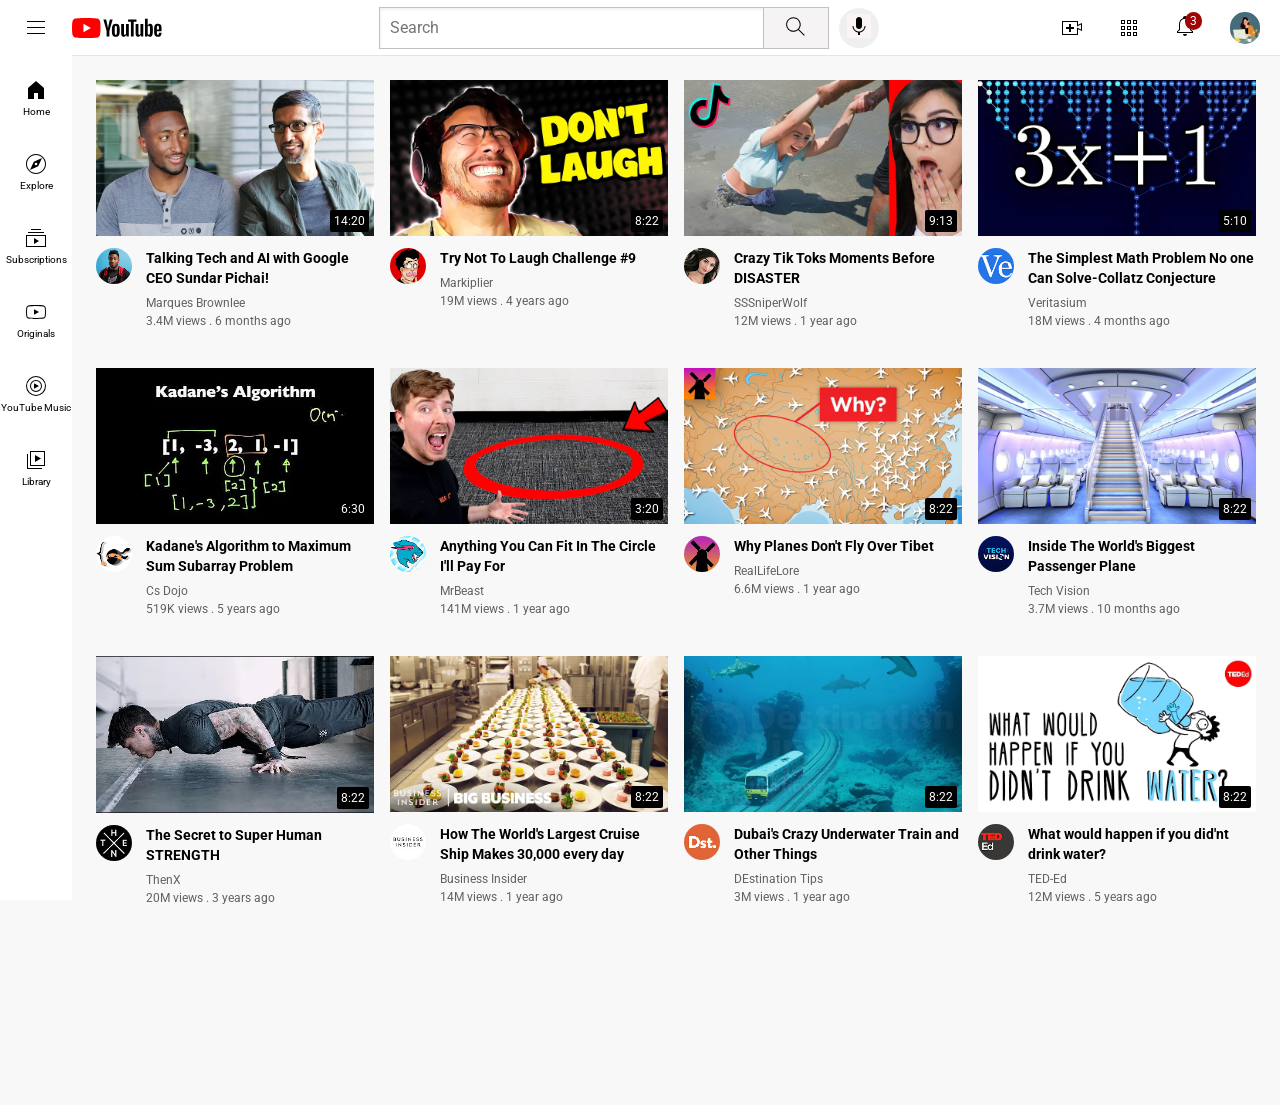
<file: index.html>
<!DOCTYPE html>
<html>
    <head><title>YouTube.com Clone</title>
        <link rel="preconnect" href="https://fonts.googleapis.com">
        <link rel="preconnect" href="https://fonts.gstatic.com" crossorigin>
        <link href="https://fonts.googleapis.com/css2?family=Roboto:wght@400;500;700&display=swap" rel="stylesheet">
        <link rel = "stylesheet" href = "css/general.css">
        <link rel = "stylesheet" href = "css/video.css">
        <link rel = "stylesheet" href = "css/header.css">
        <link rel = "stylesheet" href = "css/sidebar.css">
        
       
    </head>
    <body>
        <div class = "header"> 

            <div class = "left-section">
                <img class = " hamburger-menu "src="icons/hamburger-menu.svg">
                <img class = "youtube-logo "src = "icons/youtube-logo.svg">
            </div>
            <div class = "middle-section">
                <input class = "search-box" type = "text" placeholder = "Search">
                <button class="search-button">
                    <img class="search-icon" src = "icons/search.svg">
                    <div class="tooltip">Search</div>
                </button>
                <button class="voice-button">
                    <img class="voice-search-icon" src = "icons/voice-search-icon.svg">
                    <div class="tooltip">Search with your voice</div>
                </button>
            </div>
            <div class = "right-section">
        
                    <img class="upload-icon"src="icons/upload.svg">
                    
               
                
                <img class="youtube-icon"src="icons/youtube-apps.svg">
                <div class="notifications-icon-container">
                    <img class="notifications-icon"src="icons/notifications.svg">
                    <div class="notifications-count">3</div>
                </div>
                
                <img class="account"src="icons/profilepic.jpg">
            </div>
            

        </div>

        <div class="sidebar">
            <div class="sidebar-link">
                <img src="sidebar-icons/home.svg">
                <div>Home</div>
            </div>
            <div class="sidebar-link">
                <img src="sidebar-icons/explore.svg">
                <div>Explore</div>
            </div>
            <div class="sidebar-link">
                <img src="sidebar-icons/subscriptions.svg">
                <div>Subscriptions</div>
            </div>
            <div class="sidebar-link">
                <img src="sidebar-icons/originals.svg">
                <div>Originals</div>
            </div>
            <div class="sidebar-link">
                <img src="sidebar-icons/youtube-music.svg">
                <div>YouTube Music</div>
            </div>
            <div class="sidebar-link">
                <img src="sidebar-icons/library.svg">
                <div>Library</div>
            </div>
        </div>
        
        <div class = "video-grid">
            <div class = "video-preview">

                <div class = "thumbnail-row"><img class = "thumbnail " src = "images/pic1.webp">
                <div class="video-time">14:20</div>
                </div>
                <div class = "video-info-grid">
                    <div class = "channel-picture"><img class = "profile-picture"src = "images/channel-1.jpeg"></div>
                    <div class = " video-info">
                        <p class = "video-title">Talking Tech and AI with Google CEO Sundar Pichai!
    
                    </p>
                    <p class ="video-author">Marques Brownlee</p>
                    <p class = "video-stats">3.4M views . 6 months ago</p></div>
                    
                    
                </div>
                
            
            </div>
             
            <div class = "video-preview">
    
                <div class = "thumbnail-row"><img class = "thumbnail " src = "images/thumbnail-2.webp">
                <div class="video-time">8:22</div>
                </div>
                <div class= "video-info-grid">
                    <div class = "channel-picture"><img class = "profile-picture"src = "images/channel-2.jpeg"></div>
                    <div class = " video-info">
                        <p class = "video-title">Try Not To Laugh Challenge #9
    
                    </p>
                    <p class ="video-author">Markiplier</p>
                    <p class = "video-stats">19M views . 4 years ago</p></div>
                    
                    
                </div>
                
            
            </div>
            
    
    
            <div class = "video-preview">
    
                <div class = "thumbnail-row"><img class = "thumbnail " src = "images/thumbnail-3.webp">
                <div class="video-time">9:13</div>
                </div>
                <div class = "video-info-grid">
                    <div class = "channel-picture"><img class = "profile-picture"src = "images/channel-3.jpeg"></div>
                    <div class = " video-info">
                        <p class = "video-title">Crazy Tik Toks Moments Before DISASTER
    
                    </p>
                    <p class ="video-author">SSSniperWolf</p>
                    <p class = "video-stats">12M views . 1 year ago</p></div>
                    
                    
                </div>
                
            
            </div>
             
            <div class = "video-preview">
    
                <div class = "thumbnail-row"><img class = "thumbnail " src = "images/thumbnail-4.webp">
                <div class="video-time">
                    5:10
                </div>
                </div>
                <div class= "video-info-grid">
                    <div class = "channel-picture"><img class = "profile-picture"src = "images/channel-4.jpeg"></div>
                    <div class = " video-info">
                        <p class = "video-title">The Simplest Math Problem No one Can Solve-Collatz Conjecture
    
                    </p>
                    <p class ="video-author">Veritasium</p>
                    <p class = "video-stats">18M views . 4 months ago</p></div>
                    
                    
                </div>
                
            
            </div>
    
            <div class = "video-preview">
    
                <div class = "thumbnail-row"><img class = "thumbnail " src = "images/thumbnail-5.webp">
                <div class="video-time">6:30</div>
                </div>
                <div class = "video-info-grid">
                    <div class = "channel-picture"><img class = "profile-picture"src = "images/channel-5.jpeg"></div>
                    <div class = " video-info">
                        <p class = "video-title">Kadane's Algorithm to Maximum Sum Subarray Problem
    
                    </p>
                    <p class ="video-author">Cs Dojo</p>
                    <p class = "video-stats">519K views . 5 years ago</p></div>
                    
                    
                </div>
                
            
            </div>
             
            <div class = "video-preview">
    
                <div class = "thumbnail-row"><img class = "thumbnail " src = "images/thumbnail-6.webp">
                <div class="video-time">3:20</div>
                </div>
                <div class= "video-info-grid">
                    <div class = "channel-picture"><img class = "profile-picture"src = "images/channel-6.jpeg"></div>
                    <div class = " video-info">
                        <p class = "video-title">Anything You Can Fit In The Circle I'll Pay For
    
                    </p>
                    <p class ="video-author">MrBeast</p>
                    <p class = "video-stats">141M views . 1 year ago</p></div>
                    
                    
                </div>
                
            
            </div>

            <div class = "video-preview">
    
                <div class = "thumbnail-row"><img class = "thumbnail " src = "images/thumbnail-7.webp">
                <div class="video-time">8:22</div>
                </div>
                <div class= "video-info-grid">
                    <div class = "channel-picture"><img class = "profile-picture"src = "images/channel-7.jpeg"></div>
                    <div class = " video-info">
                        <p class = "video-title">Why Planes Don't Fly Over Tibet
    
                    </p>
                    <p class ="video-author">RealLifeLore</p>
                    <p class = "video-stats">6.6M views . 1 year ago</p></div>
                    
                    
                </div>
                
            
            </div>


            <div class = "video-preview">
    
                <div class = "thumbnail-row"><img class = "thumbnail " src = "images/thumbnail-8.webp">
                <div class="video-time">8:22</div>
                </div>
                <div class= "video-info-grid">
                    <div class = "channel-picture"><img class = "profile-picture"src = "images/channel-8.jpeg"></div>
                    <div class = " video-info">
                        <p class = "video-title">Inside The World's Biggest Passenger Plane
    
                    </p>
                    <p class ="video-author">Tech Vision</p>
                    <p class = "video-stats">3.7M views . 10 months ago</p></div>
                    
                    
                </div>
                
            
            </div>

            <div class = "video-preview">
    
                <div class = "thumbnail-row"><img class = "thumbnail " src = "images/thumbnail-9.webp">
                <div class="video-time">8:22</div>
                </div>
                <div class= "video-info-grid">
                    <div class = "channel-picture"><img class = "profile-picture"src = "images/channel-9.jpeg"></div>
                    <div class = " video-info">
                        <p class = "video-title">The Secret to Super Human STRENGTH
    
                    </p>
                    <p class ="video-author">ThenX</p>
                    <p class = "video-stats">20M views . 3 years ago</p></div>
                    
                    
                </div>
                
            
            </div>



            <div class = "video-preview">
    
                <div class = "thumbnail-row"><img class = "thumbnail " src = "images/thumbnail-10.webp">
                <div class="video-time">8:22</div>
                </div>
                <div class= "video-info-grid">
                    <div class = "channel-picture"><img class = "profile-picture"src = "images/channel-10.jpeg"></div>
                    <div class = " video-info">
                        <p class = "video-title">How The World's Largest Cruise Ship Makes 30,000 every day
    
                    </p>
                    <p class ="video-author">Business Insider</p>
                    <p class = "video-stats">14M views . 1 year ago</p></div>
                    
                    
                </div>
                
            
            </div>


            <div class = "video-preview">
    
                <div class = "thumbnail-row"><img class = "thumbnail " src = "images/thumbnail-11.webp">
                <div class="video-time">8:22</div>
                </div>
                <div class= "video-info-grid">
                    <div class = "channel-picture"><img class = "profile-picture"src = "images/channel-11.jpeg"></div>
                    <div class = " video-info">
                        <p class = "video-title">Dubai's Crazy Underwater Train and Other Things
    
                    </p>
                    <p class ="video-author">DEstination Tips</p>
                    <p class = "video-stats">3M views . 1 year ago</p></div>
                    
                    
                </div>
                
            
            </div>


            <div class = "video-preview">
    
                <div class = "thumbnail-row"><img class = "thumbnail " src = "images/thumbnail-12.webp">
                <div class="video-time">8:22</div>
                </div>
                <div class= "video-info-grid">
                    <div class = "channel-picture"><img class = "profile-picture"src = "images/channel-12.jpeg"></div>
                    <div class = " video-info">
                        <p class = "video-title">What would happen if you did'nt drink water?
    
                    </p>
                    <p class ="video-author">TED-Ed</p>
                    <p class = "video-stats">12M views . 5 years ago</p></div>
                    
                    
                </div>
                
            
            </div>
    
    

        </div>
        

    </body>
</html>
</file>
<file: css/general.css>
p{
    font-family: Roboto,Arial;
    margin-top:0;
    margin-bottom:0;
}
body{
    margin:0;
    padding-top:80px;
    padding-left:96px;
    padding-right:24px;
    padding-bottom:200px;
    background-color: rgb(248, 248, 248);
    
}
</file>
<file: css/video.css>
.thumbnail {
    width:100%;


}

.video-title{
    margin-top:0;
    margin-bottom:8px;
    font-size:14px;
    font-weight: 700;
    line-height:20px ;
}


.video-info-grid{
    display: grid;
    grid-template-columns: 50px 1fr;
}
.profile-picture{
   width: 36px; 
   border-radius:40px;
}
.thumbnail-row{
    margin-bottom:8px;
    position:relative;
}
.video-author,
.video-stats{
    font-size:12px;
    color:rgb(96,96,96) ;
}
.video-author{
    margin-bottom : 4px;
}
.video-grid{
    display:grid;
    grid-template-columns: 1fr 1fr 1fr;
    column-gap: 16px;
    row-gap:40px;
}

@media (max-width : 600px){
    .video-grid{
        grid-template-columns:1fr 1fr;
    }

}
@media(min-width :100px){
    .video-grid{
        grid-template-columns: 1fr 1fr 1fr 1fr;
    }
}

@media(min-width :75px) and (max-width:999px){
    .video-grid{
        grid-template-columns: 1fr 1fr 1fr;
    }
}

.video-time{
    background-color: black;
    color:white;
    position:absolute;
    bottom:8px;
    right:5px;
    font-family:Roboto,Arial;
    font-size:12px;
    font-weight:500px;
    padding-left:4px;
    padding-right:4px;
    padding-top:4px;
    padding-bottom:4px;
    border-radius:2px;
    


}
</file>
<file: css/header.css>
.header{
    height:55px;
    display:flex;
    flex-direction: row;
    justify-content:space-between;
    position:fixed;
    top:0;
    left:0;
    right:0;
    background-color: white;
    border-bottom-width:1px;
    border-bottom-style:solid;
    border-bottom-color:rgb(234, 227, 227);
    z-index: 100;
    

}
.left-section{

    display:flex;
    align-items:center;

    
}
.hamburger-menu{
    height:24px;
    margin-left:24px;
    margin-right:24px;
}
.youtube-logo{
    height:20px;
}

.middle-section{
    display: flex;
    align-items:center;
    flex:1;
    margin-left:70px;
    margin-right: 35px;
    max-width:500px;

}
.search-box{
    flex:1;
    height:38px;
    font-size:16px;
    padding-left:10px;
    border-width:1px;
    border-style:solid;
    border-color:rgb(192,192,192);
    box-shadow:inset 1px 2px 3px rgba(0,0,0,0.05);
    width:0;
}
.search-box::placeholder{
    font-family:Roboto,Arial;
    font-size:16px;
}
.search-icon{
    height:25px;
    
}
.search-button{
    height:42px;
    width:66px;
    background-color: rgb(245, 243, 243);
    border-width:1px;
    border-style:solid;
    border-color: rgb(192,192,192);
    margin-left:-1px;
    margin-right:10px;
    
}

.search-button,
.voice-button


{
    
  
    position:relative;

}
.search-button .tooltip,
.voice-button .tooltip
{
    position:absolute;
    background-color: gray;
    color:white;
    padding-top:4px;
    padding-bottom:4px;
    padding-left:8px;
    padding-right:8px;
    bottom:-30;
    font-family:Roboto,Arial;
    border-radius:2px;
    font-size:12px;
    opacity:0;
    pointer-events:none;
    transition:opacity 0.15s;
    white-space: nowrap;


}

.search-button:hover .tooltip,
.voice-button:hover .tooltip
{
    opacity: 1;
    
    

}
.voice-button{
    height:40px;
    width:40px;
    border-radius:20px;
    border:none ;
}
.voice-search-icon{
    height:24px;
    background-color: rgb(250, 244, 244);
}
.right-section{
    margin-right:20px;
    width :200px;
    display:flex;
    align-items:center;
    justify-content: space-between;
    flex-shrink:0;
}
.upload-icon{
    height:24px;
}
.youtube-icon{
    height:24px;
}
.notifications-icon{
    height:24px;
    
}
.notifications-icon-container{
    position: relative;

}
.notifications-count{
    position:absolute;
    top:-2px;
    right:-5px;
    background-color: rgb(159, 5, 5);
    color:white;
    font-family:Roboto,Arial;
    font-size:12px;
    padding-left:5px;
    padding-right:5px;
    padding-bottom:2px;
    padding-top:2px;
    border-radius:10px;
}
.account{
    height:32px;
    width:30px;
    border-radius:16px;
    
}
</file>
<file: css/sidebar.css>
.sidebar{
    position:fixed;
    left:0;
    bottom:0;
    top:55px;
    background-color: white;
    width:72px;
    z-index:200;
    padding-top:5px;

}

.sidebar-link {
    height:74px;
    display: flex;
    align-items:center;
    justify-content:center;
    flex-direction:column;
    cursor: pointer;
  


}
.sidebar-link:hover{
    background-color: rgb(216, 216, 216);
}

.sidebar-link img{
    height:24px;
    margin-bottom:4px;
  


}
.sidebar-link div{
    font-family:Roboto,Arial;
    font-size:10px;

}
</file>
